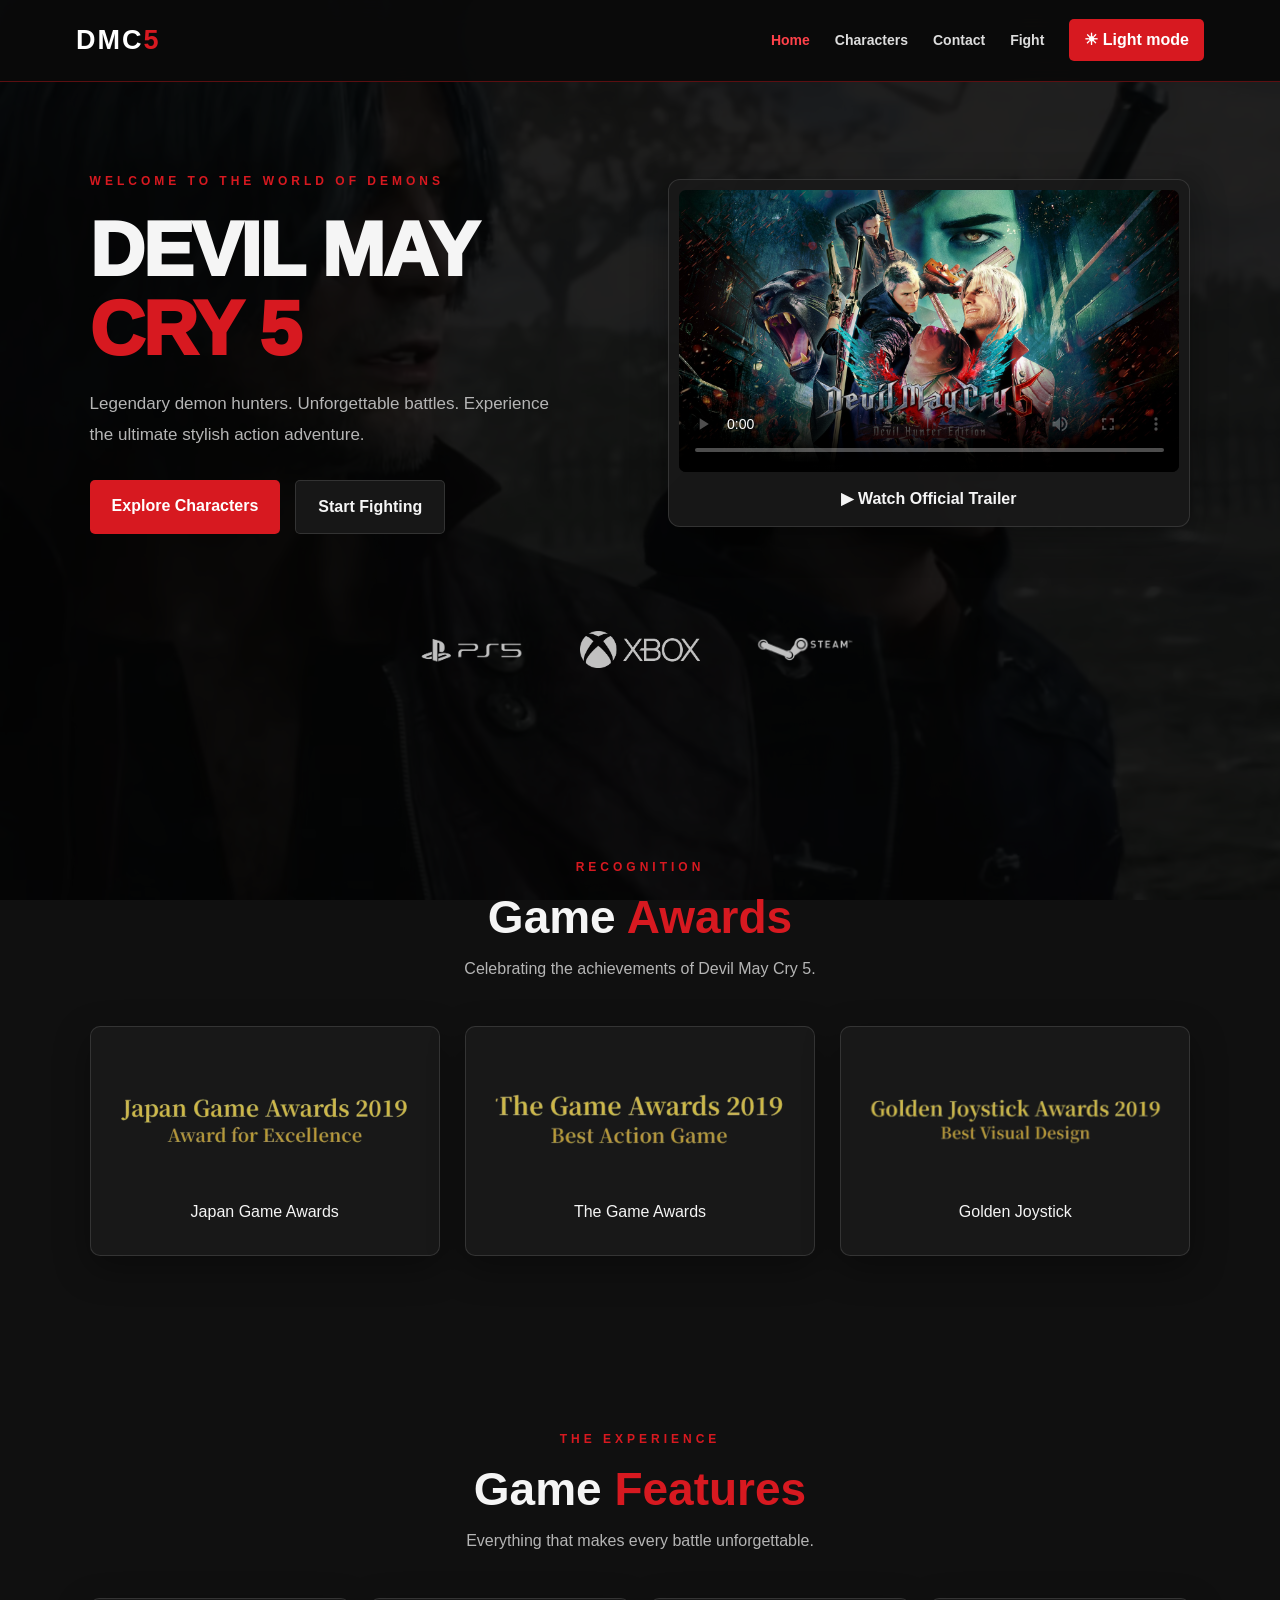
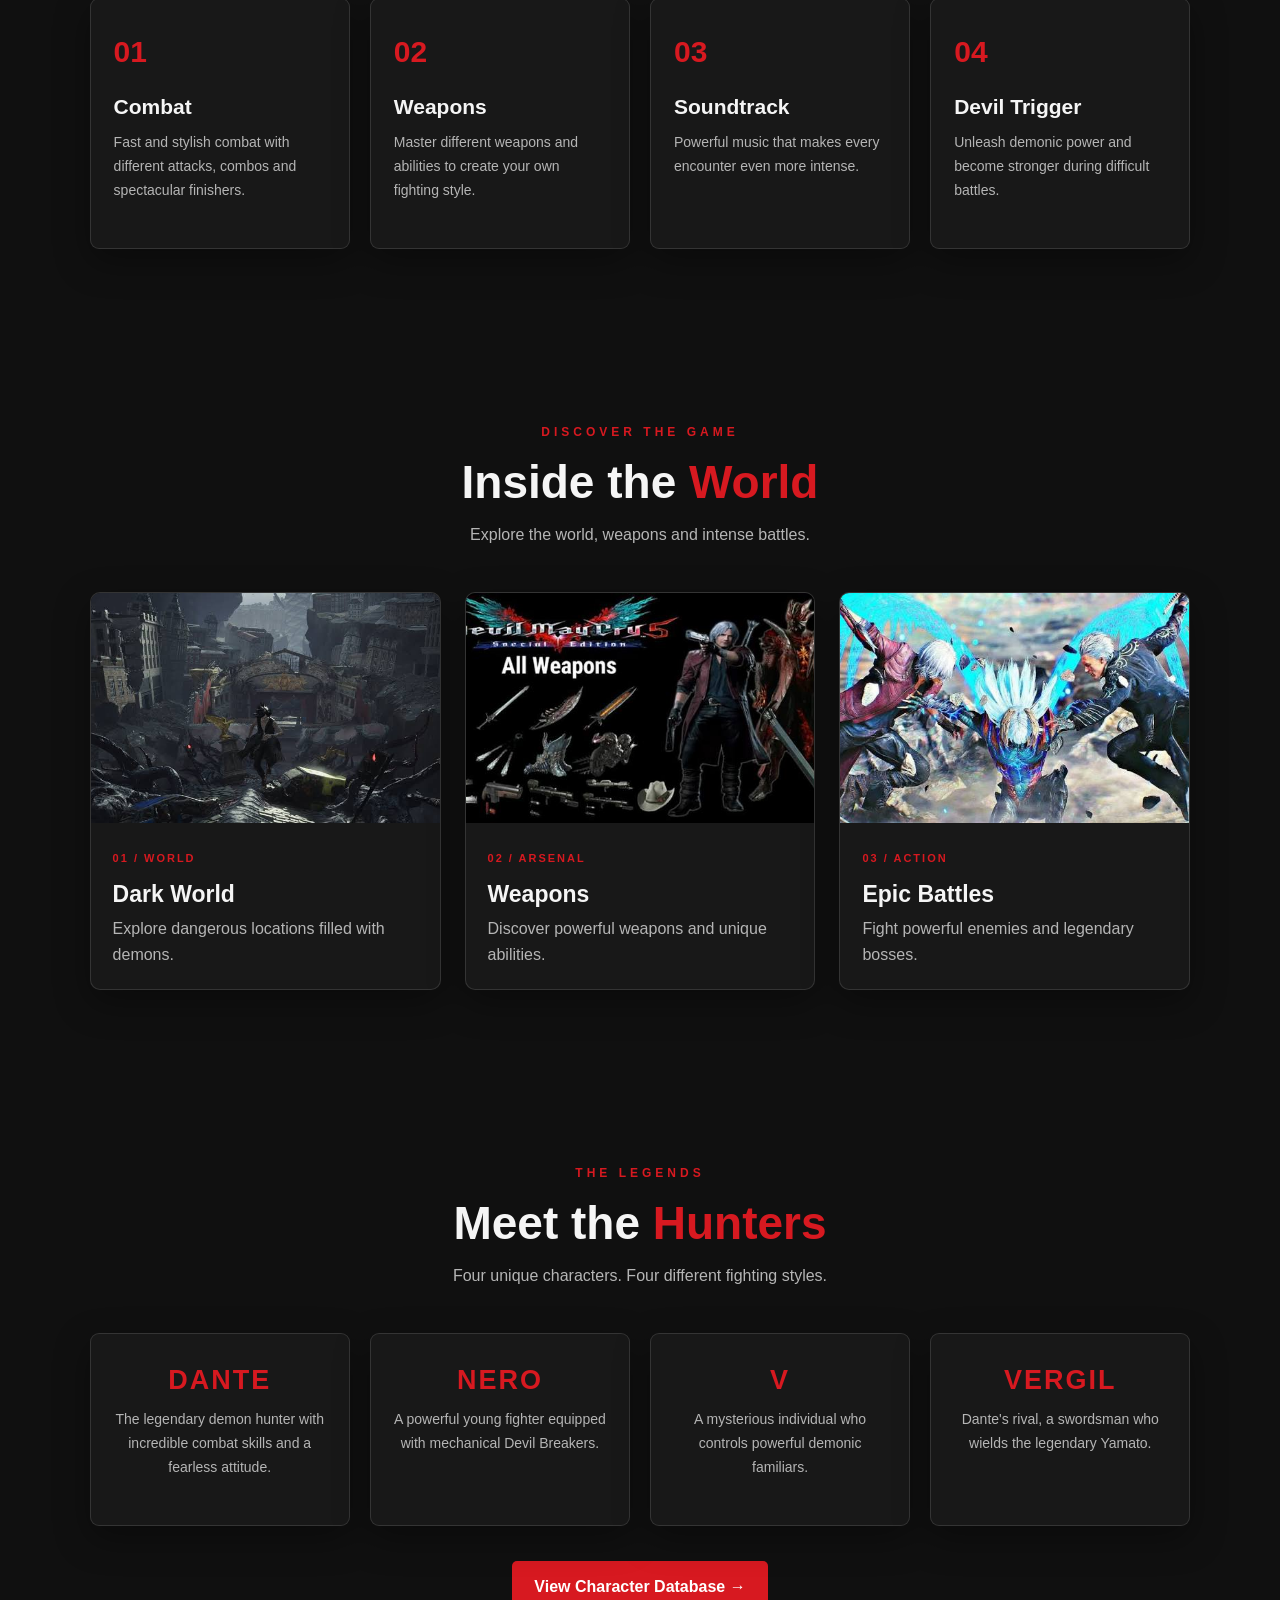
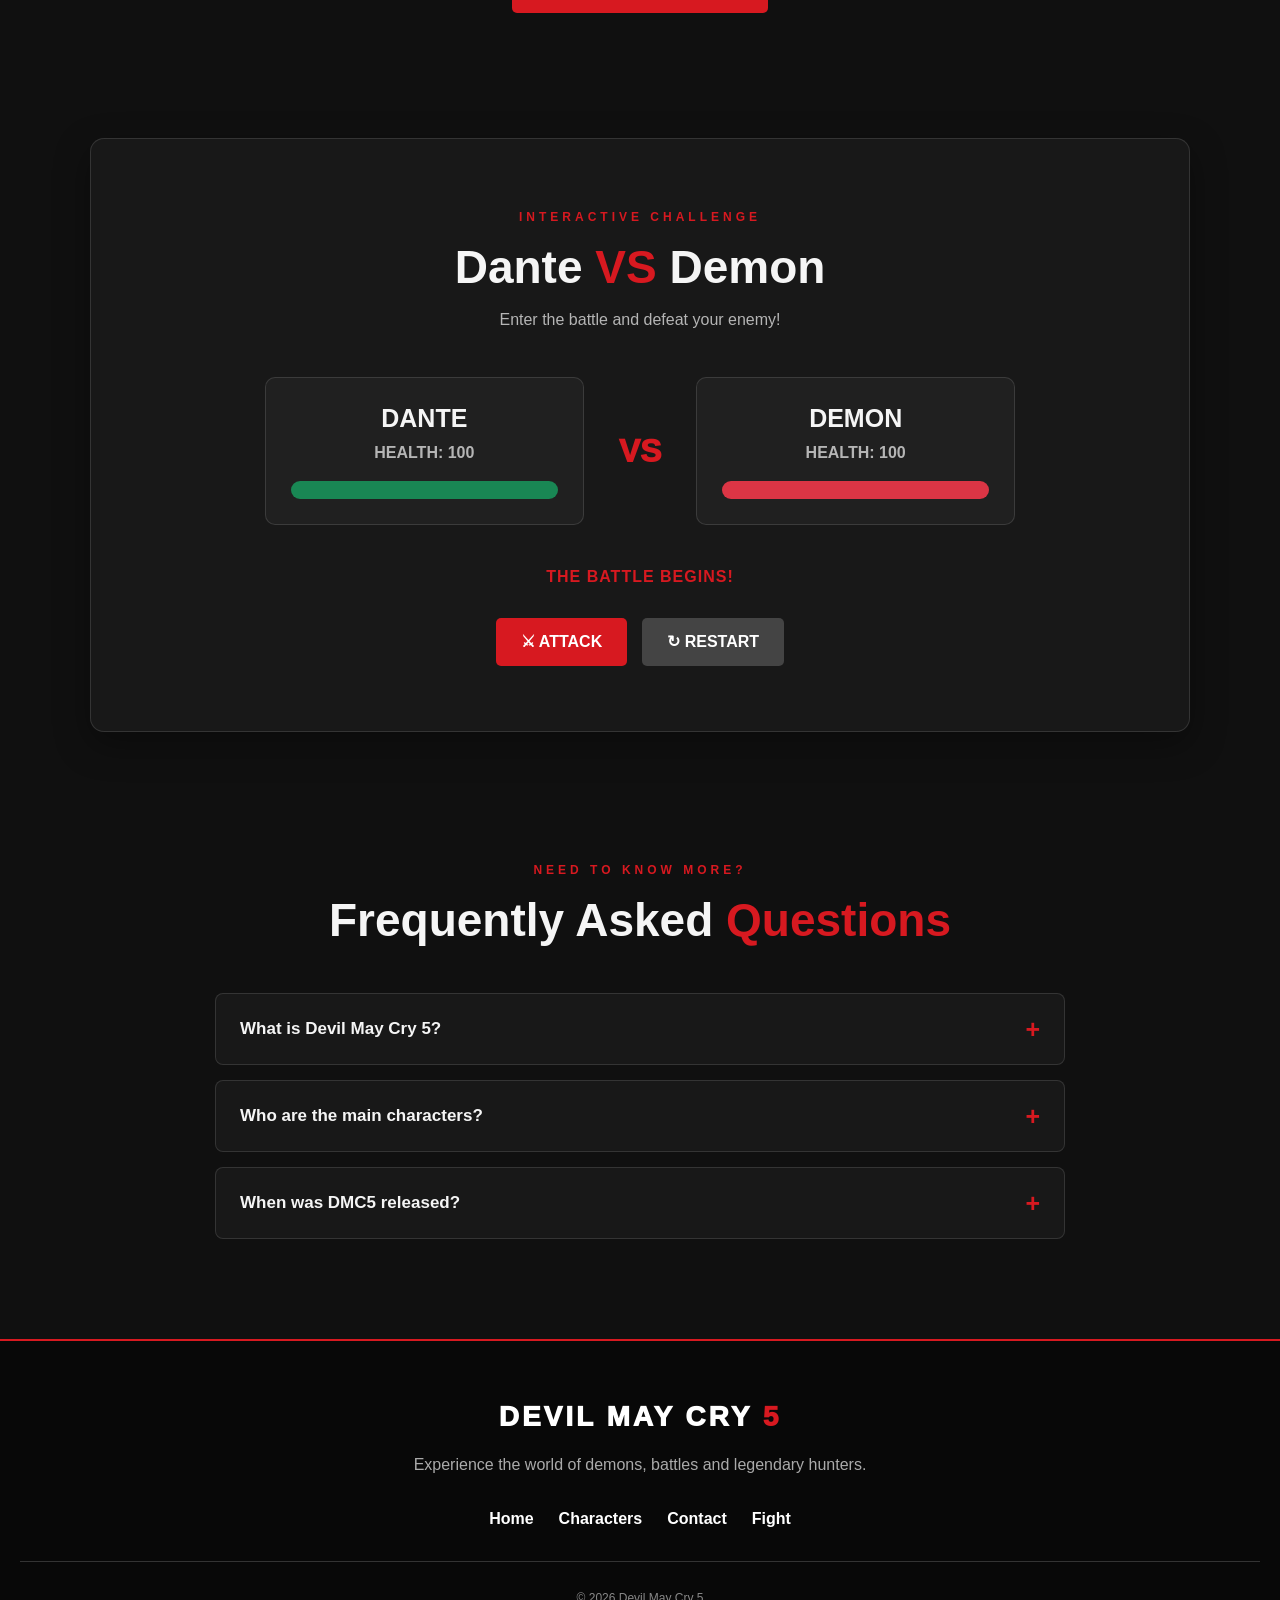
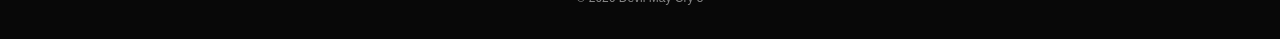
<file: index.html>
<!DOCTYPE html>
<html lang="en">

<head>
    <meta charset="UTF-8">
    <meta name="viewport" content="width=device-width, initial-scale=1.0">
    <meta name="description" content="Explore Devil May Cry 5, its characters, weapons and battles.">
    <meta name="theme-color" content="#111111">

    <title>DEVIL MAY CRY 5</title>

    <link href="https://cdn.jsdelivr.net/npm/bootstrap@5.3.3/dist/css/bootstrap.min.css" rel="stylesheet">
    <link rel="stylesheet" href="css/style.css">
</head>

<body>


    <video class="background-video" autoplay muted loop playsinline aria-hidden="true">
        <source src="media/videoplayback.mp4" type="video/mp4">
    </video>

    <div class="video-overlay" aria-hidden="true"></div>


    <header>
        <nav class="site-nav navbar navbar-expand-lg">
            <div class="container-fluid">

                <a class="navbar-brand" href="index.html">
                    DMC<span>5</span>
                </a>

                <div class="nav-links">
                    <a href="index.html" class="active" aria-current="page">Home</a>
                    <a href="about.html">Characters</a>
                    <a href="contact.html">Contact</a>
                    <a href="#battle">Fight</a>


                    <button type="button" id="themeToggleBtn" class="theme-toggle">
    ☀ Light mode
</button>
                </div>

            </div>
        </nav>
    </header>

    <main>



        <section class="hero-section">

            <div class="hero-content">

                <div class="hero-text">
                    <p class="hero-subtitle">WELCOME TO THE WORLD OF DEMONS</p>

                    <h1>
                        DEVIL MAY <span>CRY 5</span>
                    </h1>

                    <p class="hero-description">
                        Legendary demon hunters. Unforgettable battles. Experience the ultimate stylish action adventure.
                    </p>

                    <div class="hero-buttons">
                        <a href="about.html" class="primary-button">
                            Explore Characters
                        </a>

                        <a href="#battle" class="secondary-button">
                            Start Fighting
                        </a>
                    </div>
                </div>

                <figure class="home-trailer">
                    <video controls preload="metadata" poster="images/dmc5trailerpreview.jpg">
                        <source src="media/dmc5_trailer.mp4" type="video/mp4">
                        Your browser does not support video playback.
                    </video>

                    <figcaption class="trailer1">
                        <a href="https://youtu.be/KMSGj9Y2T9Q" target="_blank" rel="noopener noreferrer">
                            ▶ Watch Official Trailer
                        </a>
                    </figcaption>
                </figure>

            </div>

            <div class="platform-logos">
                <img src="images/ps5logo.png" alt="PlayStation 5">
                <img src="images/xboxlogo.png" alt="Xbox">
                <img src="images/gabelogo-removebg-preview.png" alt="Steam">
            </div>

        </section>



        <section class="awards-section section-container">

            <div class="section-heading">
                <span>RECOGNITION</span>
                <h2>Game <span>Awards</span></h2>
                <p>Celebrating the achievements of Devil May Cry 5.</p>
            </div>

            <div class="award-gallery">

                <article class="award-card">
                    <img src="images/JapanGameAwards.png" alt="Japan Game Awards 2019">
                    <h3>Japan Game Awards</h3>
                </article>

                <article class="award-card">
                    <img src="images/TheGameAwards.png" alt="The Game Awards 2019">
                    <h3>The Game Awards</h3>
                </article>

                <article class="award-card">
                    <img src="images/goldenjoystick.png" alt="Golden Joystick Award">
                    <h3>Golden Joystick</h3>
                </article>

            </div>

        </section>


        <section class="features section-container">

            <div class="section-heading">
                <span>THE EXPERIENCE</span>
                <h2>Game <span>Features</span></h2>
                <p>Everything that makes every battle unforgettable.</p>
            </div>

            <div class="features-grid">

                <article class="feature-card">
                    <div class="feature-number">01</div>
                    <h3>Combat</h3>
                    <p>
                        Fast and stylish combat with different attacks, combos and spectacular finishers.
                    </p>
                </article>

                <article class="feature-card">
                    <div class="feature-number">02</div>
                    <h3>Weapons</h3>
                    <p>
                        Master different weapons and abilities to create your own fighting style.
                    </p>
                </article>

                <article class="feature-card">
                    <div class="feature-number">03</div>
                    <h3>Soundtrack</h3>
                    <p>
                        Powerful music that makes every encounter even more intense.
                    </p>
                </article>

                <article class="feature-card">
                    <div class="feature-number">04</div>
                    <h3>Devil Trigger</h3>
                    <p>
                        Unleash demonic power and become stronger during difficult battles.
                    </p>
                </article>

            </div>

        </section>



        <section class="gallery-section section-container" id="gallery">

            <div class="section-heading">
                <span>DISCOVER THE GAME</span>
                <h2>Inside the <span>World</span></h2>
                <p>Explore the world, weapons and intense battles.</p>
            </div>

            <div class="container-fluid px-0">
                <div class="row g-4">

                    <div class="col-12 col-md-6 col-lg-4">
                        <article class="gallery-card">
                            <img src="images/world.jpg" alt="Dark world of Devil May Cry 5">

                            <div class="gallery-card-content">
                                <span>01 / WORLD</span>
                                <h3>Dark World</h3>
                                <p>
                                    Explore dangerous locations filled with demons.
                                </p>
                            </div>
                        </article>
                    </div>

                    <div class="col-12 col-md-6 col-lg-4">
                        <article class="gallery-card">
                            <img src="images/weap.jpg" alt="Weapons from Devil May Cry 5">

                            <div class="gallery-card-content">
                                <span>02 / ARSENAL</span>
                                <h3>Weapons</h3>
                                <p>
                                    Discover powerful weapons and unique abilities.
                                </p>
                            </div>
                        </article>
                    </div>

                    <div class="col-12 col-md-6 col-lg-4">
                        <article class="gallery-card">
                            <img src="images/battle.jpg" alt="Demon battles in Devil May Cry 5">

                            <div class="gallery-card-content">
                                <span>03 / ACTION</span>
                                <h3>Epic Battles</h3>
                                <p>
                                    Fight powerful enemies and legendary bosses.
                                </p>
                            </div>
                        </article>
                    </div>

                </div>
            </div>

        </section>



        <section class="character-section section-container">

            <div class="section-heading">
                <span>THE LEGENDS</span>
                <h2>Meet the <span>Hunters</span></h2>
                <p>Four unique characters. Four different fighting styles.</p>
            </div>

            <div class="character-grid">

                <article class="character-card">
                    <h3>DANTE</h3>
                    <p>
                        The legendary demon hunter with incredible combat skills and a fearless attitude.
                    </p>
                </article>

                <article class="character-card">
                    <h3>NERO</h3>
                    <p>
                        A powerful young fighter equipped with mechanical Devil Breakers.
                    </p>
                </article>

                <article class="character-card">
                    <h3>V</h3>
                    <p>
                        A mysterious individual who controls powerful demonic familiars.
                    </p>
                </article>

                <article class="character-card">
                    <h3>VERGIL</h3>
                    <p>
                        Dante's rival, a swordsman who wields the legendary Yamato.
                    </p>
                </article>

            </div>

            <a href="about.html" class="primary-button">
                View Character Database →
            </a>

        </section>



        <section class="battle-section section-container" id="battle">

            <div class="section-heading">
                <span>INTERACTIVE CHALLENGE</span>
                <h2>Dante <span>VS</span> Demon</h2>
                <p>Enter the battle and defeat your enemy!</p>
            </div>

            <div class="battle-container">

                <article class="fighter">
                    <h3>DANTE</h3>
                    <p>HEALTH: <span id="danteHP">100</span></p>

                    <div class="hp-bar" role="progressbar" aria-label="Dante health" aria-valuemin="0" aria-valuemax="100" aria-valuenow="100" id="danteProgress">

                        <div id="danteBar" class="hp-fill"></div>
                    </div>
                </article>

                <div class="vs">VS</div>

                <article class="fighter">
                    <h3>DEMON</h3>
                    <p>HEALTH: <span id="demonHP">100</span></p>

                    <div class="hp-bar" role="progressbar" aria-label="Demon health" aria-valuemin="0" aria-valuemax="100" aria-valuenow="100" id="demonProgress">

                        <div id="demonBar" class="hp-fill"></div>
                    </div>
                </article>

            </div>

            <p id="message" aria-live="polite">
                THE BATTLE BEGINS!
            </p>

            <div class="battle-buttons">
                <button id="attack" type="button">
                    ⚔ ATTACK
                </button>

                <button id="restart" type="button">
                    ↻ RESTART
                </button>
            </div>

        </section>



        <section class="faq-section section-container">

            <div class="section-heading">
                <span>NEED TO KNOW MORE?</span>
                <h2>Frequently Asked <span>Questions</span></h2>
            </div>

            <div class="faq-list">

                <article class="faq-item">
                    <h3 class="faq-question" tabindex="0" role="button" aria-expanded="false">
                        What is Devil May Cry 5?
                        <span>+</span>
                    </h3>

                    <p class="faq-answer">
                        Devil May Cry 5 is an action game developed by Capcom. Players fight demons using stylish combat, weapons and special abilities.
                    </p>
                </article>

                <article class="faq-item">
                    <h3 class="faq-question" tabindex="0" role="button" aria-expanded="false">
                        Who are the main characters?
                        <span>+</span>
                    </h3>

                    <p class="faq-answer">
                        The main playable characters are Dante, Nero and V. Vergil is also an important character in the story.
                    </p>
                </article>

                <article class="faq-item">
                    <h3 class="faq-question" tabindex="0" role="button" aria-expanded="false">
                        When was DMC5 released?
                        <span>+</span>
                    </h3>

                    <p class="faq-answer">
                        Devil May Cry 5 was released on March 8, 2019.
                    </p>
                </article>

            </div>

        </section>

    </main>



    <footer class="site-footer">

        <a href="index.html" class="footer-logo">
            DEVIL MAY CRY <span>5</span>
        </a>

        <p>
            Experience the world of demons, battles and legendary hunters.
        </p>

        <div class="footer-links">
            <a href="index.html">Home</a>
            <a href="about.html">Characters</a>
            <a href="contact.html">Contact</a>
            <a href="#battle">Fight</a>
        </div>

        <div class="footer-bottom">
            <p>© 2026 Devil May Cry 5 </p>


        </div>

    </footer>

    <script src="https://code.jquery.com/jquery-3.7.1.min.js"></script>
    <script src="js/game.js"></script>
    <script src="js/index.js"></script>
    <script src="js/theme.js" defer></script>

</body>

</html>
</file>
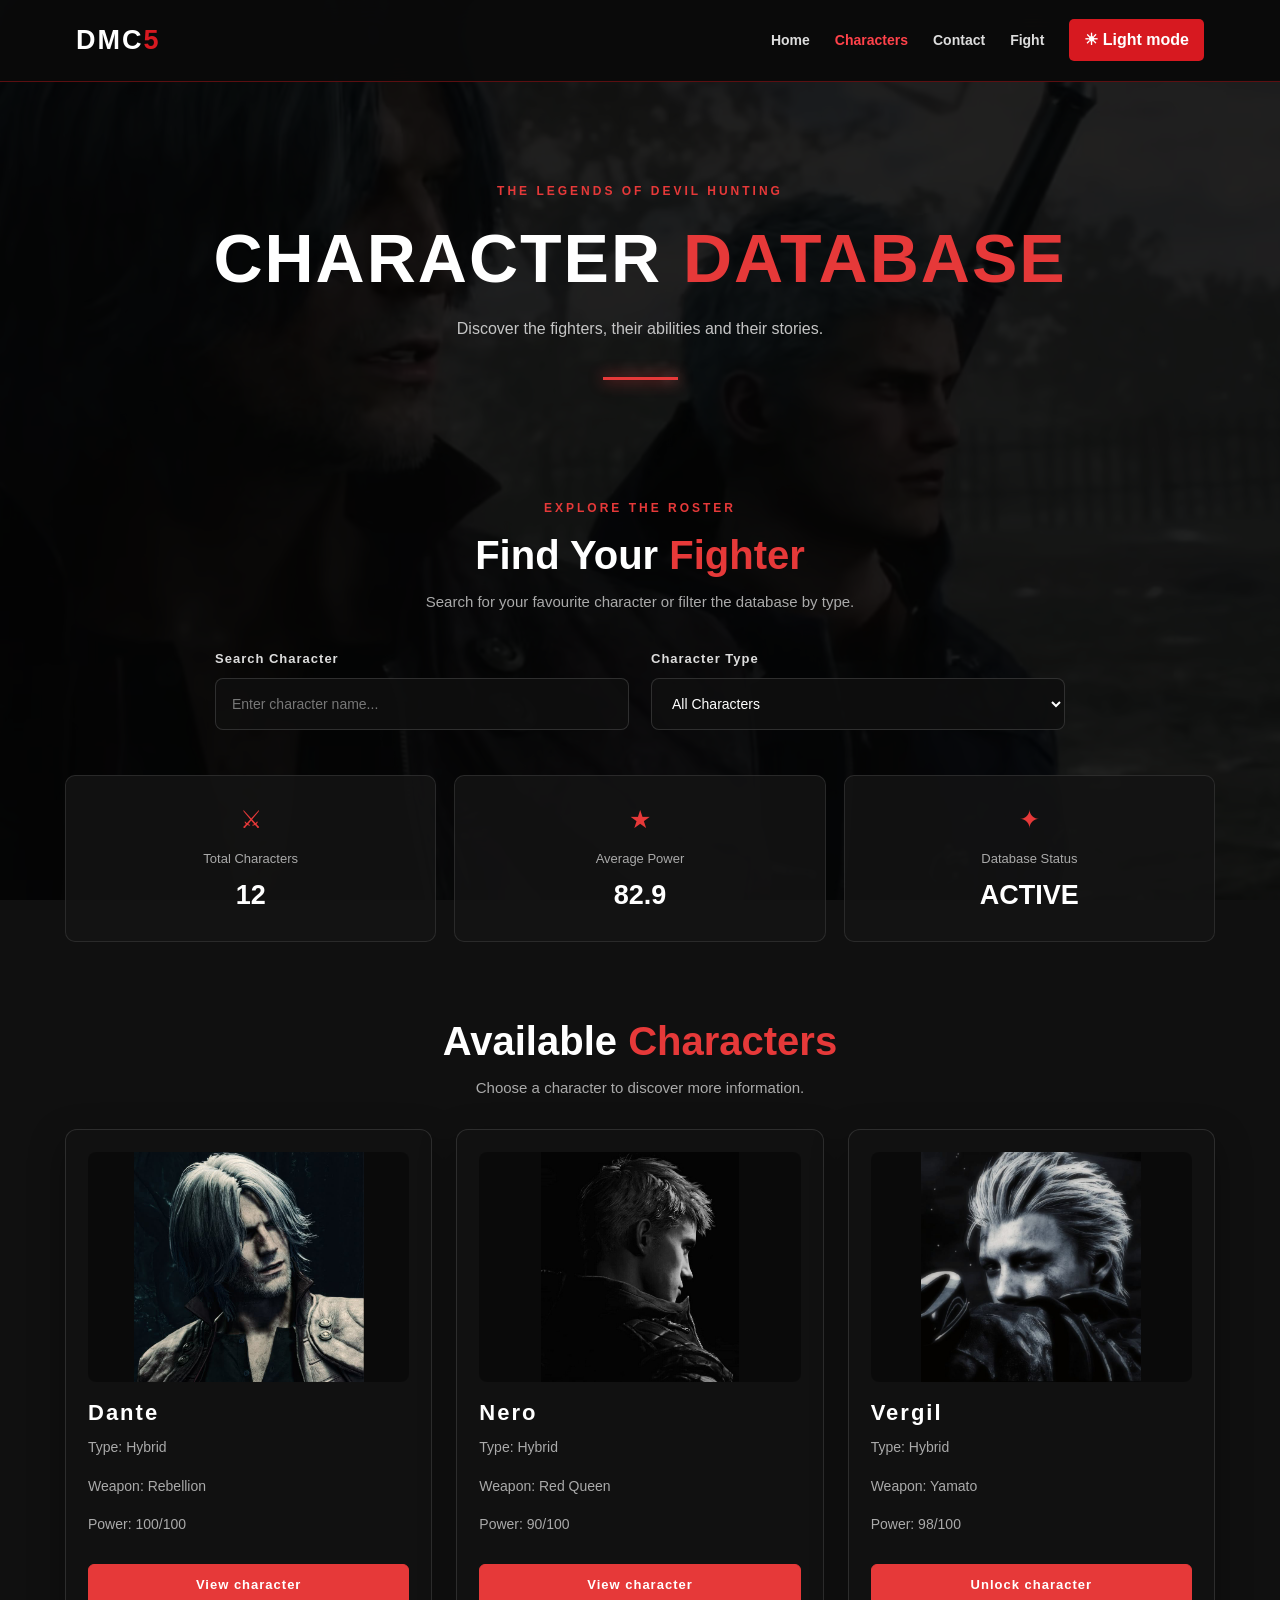
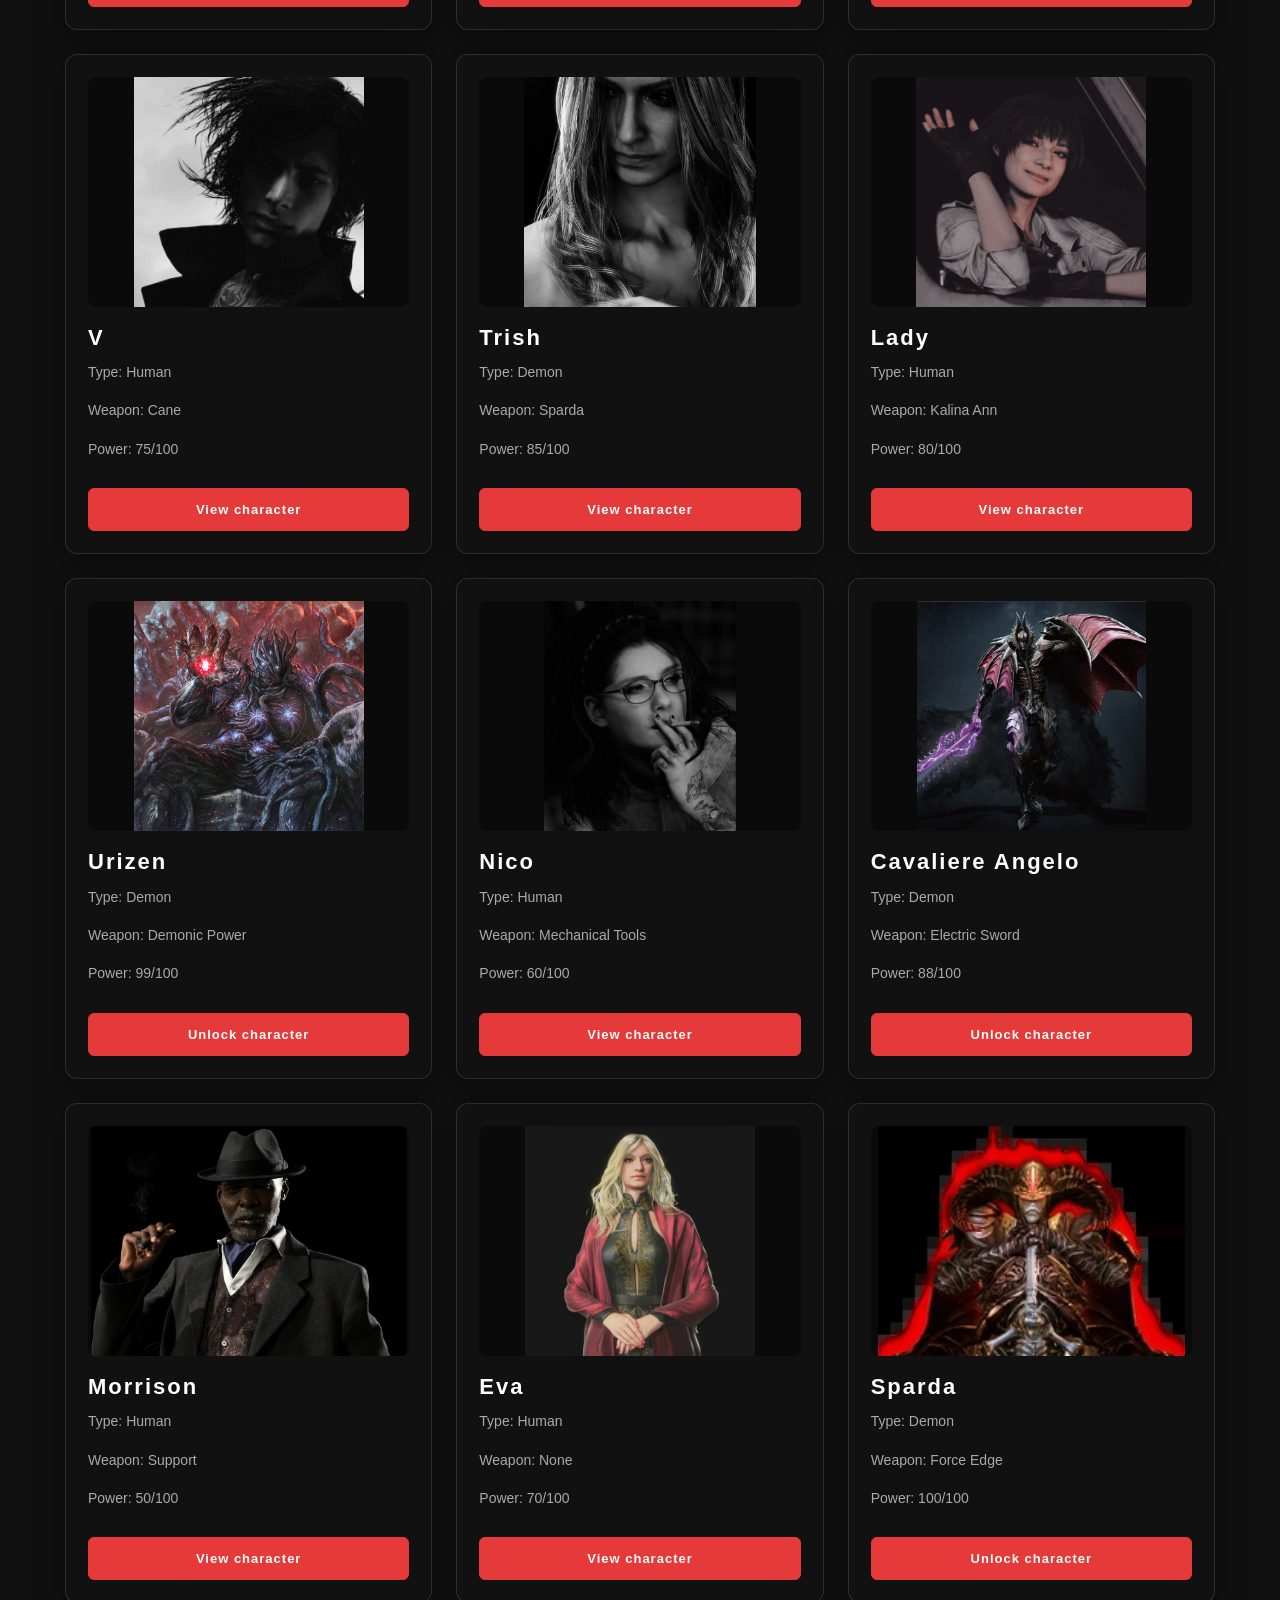
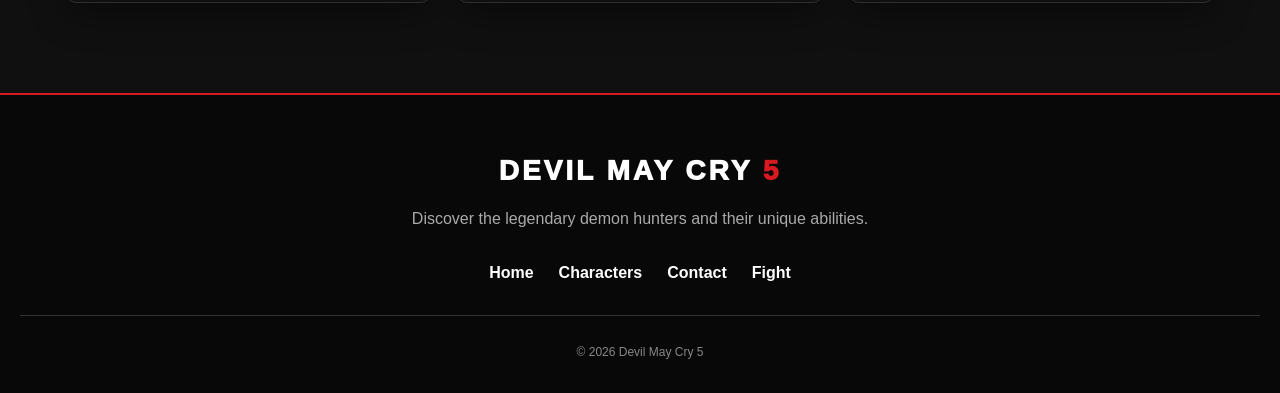
<file: about.html>
<!DOCTYPE html>
<html lang="en">

<head>
    <meta charset="UTF-8">
    <meta name="viewport" content="width=device-width, initial-scale=1.0">
    <meta name="description" content="Discover the legendary characters of Devil May Cry 5.">
    <meta name="theme-color" content="#111111">

    <title>DMC5 | Character Database</title>

    <link href="https://cdn.jsdelivr.net/npm/bootstrap@5.3.3/dist/css/bootstrap.min.css" rel="stylesheet">
    <link rel="stylesheet" href="css/style.css">
    <link rel="stylesheet" href="css/about.css">

</head>

<body>



    <video class="background-video" autoplay muted loop playsinline aria-hidden="true">
        <source src="media/videoplayback.mp4" type="video/mp4">
    </video>

    <div class="video-overlay" aria-hidden="true"></div>



    <header>
        <nav class="site-nav navbar navbar-expand-lg">
            <div class="container-fluid">

                <a class="navbar-brand" href="index.html">
                    DMC<span>5</span>
                </a>

                <div class="nav-links">
                    <a href="index.html">Home</a>
                    <a href="about.html" class="active" aria-current="page">
                        Characters
                    </a>
                    <a href="contact.html">Contact</a>
                    <a href="index.html#battle">Fight</a>


                    <button type="button" id="themeToggleBtn" class="theme-toggle">
    ☀ Light mode
</button>
                </div>

            </div>
        </nav>
    </header>

    <main>



        <section class="about-hero">

            <span class="about-subtitle">THE LEGENDS OF DEVIL HUNTING</span>

            <h1>CHARACTER <span>DATABASE</span></h1>

            <p>
                Discover the fighters, their abilities and their stories.
            </p>

            <div class="about-hero-line"></div>

        </section>



        <section class="database-section">

            <div class="database-heading">
                <span>EXPLORE THE ROSTER</span>
                <h2>Find Your <span>Fighter</span></h2>
                <p>
                    Search for your favourite character or filter the database by type.
                </p>
            </div>

            <div class="controls">

                <div class="control-group">
                    <label for="searchInput">Search Character</label>

                    <input type="text" id="searchInput" placeholder="Enter character name..." autocomplete="off">
                </div>

                <div class="control-group">
                    <label for="typeFilter">Character Type</label>

                    <select id="typeFilter">
                        <option value="all">All Characters</option>
                        <option value="Human">Human</option>
                        <option value="Demon">Demon</option>
                        <option value="Hybrid">Hybrid</option>
                    </select>
                </div>

            </div>



            <section class="statistics" aria-label="Character statistics">

                <article class="stat-card">
                    <span class="stat-icon">⚔</span>
                    <p>Total Characters</p>
                    <strong id="totalCount">0</strong>
                </article>

                <article class="stat-card">
                    <span class="stat-icon">★</span>
                    <p>Average Power</p>
                    <strong id="averagePower">0</strong>
                </article>

                <article class="stat-card">
                    <span class="stat-icon">✦</span>
                    <p>Database Status</p>
                    <strong>ACTIVE</strong>
                </article>

            </section>



            <section class="characters-section">

                <div class="characters-heading">
                    <h2>Available <span>Characters</span></h2>
                    <p>Choose a character to discover more information.</p>
                </div>

                <p id="noResults" hidden>
                    No characters found. Try another search.
                </p>

                <div id="characterList"></div>

            </section>

        </section>



        <div class="access-backdrop" id="accessBackdrop"></div>

        <section class="character-details" id="character-access-box" role="dialog" aria-modal="true" aria-labelledby="accessTitle">

            <div class="access-header">
                <span>CHARACTER INFORMATION</span>
                <button id="closeAccess" type="button" aria-label="Close character information">
                    ×
                </button>
            </div>

            <h2 id="accessTitle">Character Access</h2>

            <p id="actionMessage">
                Select a character to view access information.
            </p>

            <div id="actionArea"></div>

        </section>

    </main>



    <footer class="site-footer">

        <a href="index.html" class="footer-logo">
            DEVIL MAY CRY <span>5</span>
        </a>

        <p>
            Discover the legendary demon hunters and their unique abilities.
        </p>

        <div class="footer-links">
            <a href="index.html">Home</a>
            <a href="about.html">Characters</a>
            <a href="contact.html">Contact</a>
            <a href="index.html#battle">Fight</a>
        </div>

        <div class="footer-bottom">
            <p>© 2026 Devil May Cry 5</p>

        </div>

    </footer>

    <script src="https://code.jquery.com/jquery-3.7.1.min.js"></script>
    <script src="js/about.js"></script>
    <script src="js/theme.js" defer></script>

</body>

</html>
</file>
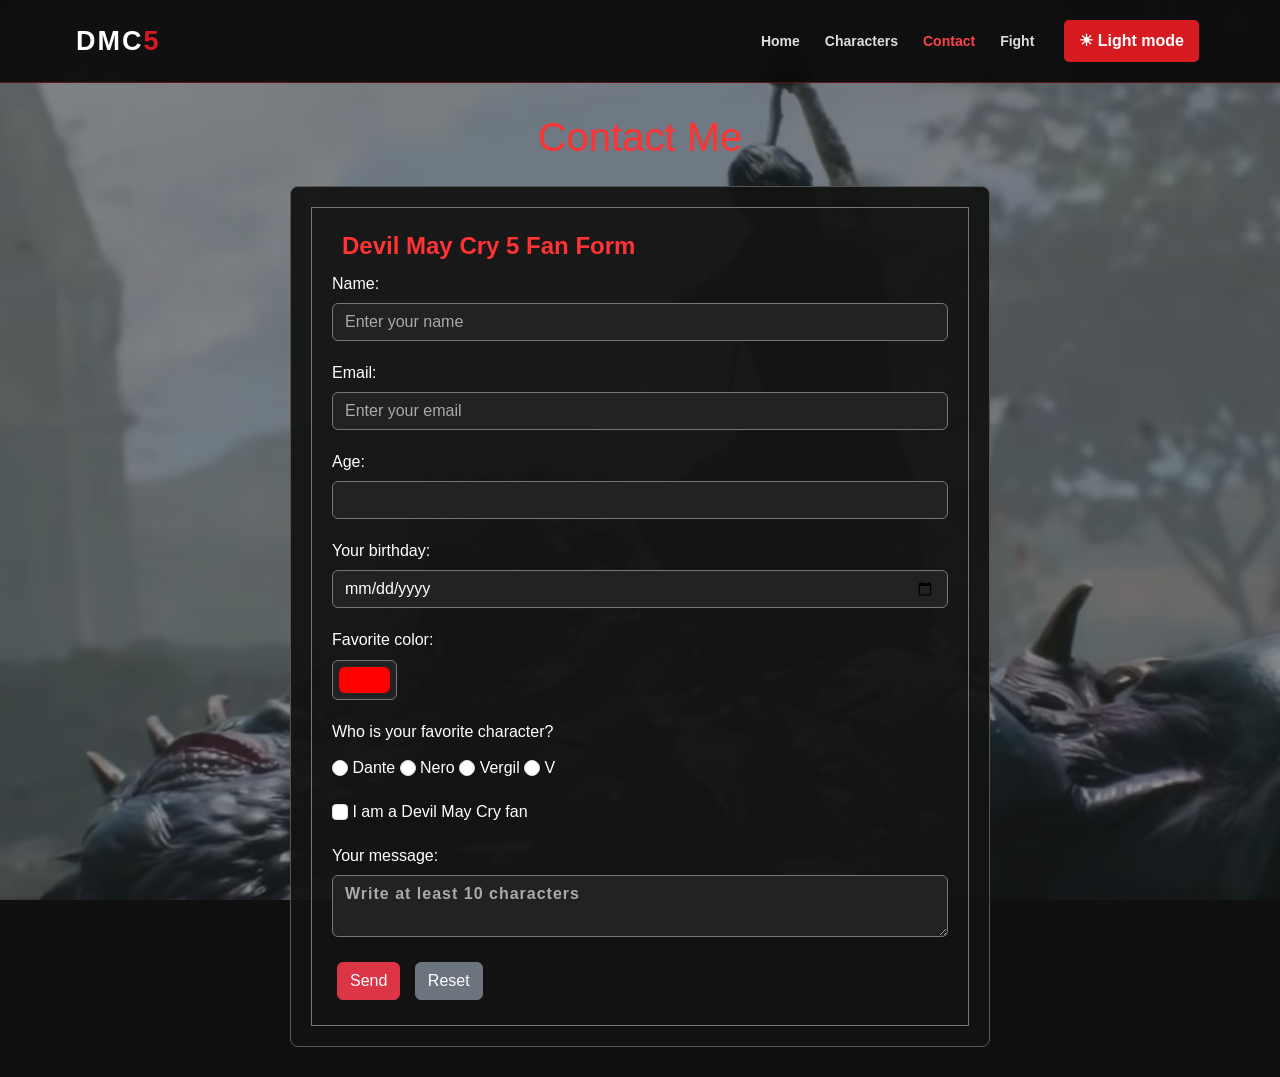
<file: contact.html>
<!DOCTYPE html>
<html lang="en">

<head>
    <meta charset="UTF-8">
    <meta name="viewport" content="width=device-width, initial-scale=1.0">
    <title>DMC5 - Fan Form</title>

    <link href="https://cdn.jsdelivr.net/npm/bootstrap@5.3.3/dist/css/bootstrap.min.css" rel="stylesheet">
    <link rel="stylesheet" href="css/style.css">
    <link rel="stylesheet" href="css/form.css">
</head>

<body>

    <video class="background-video" autoplay muted loop playsinline>
        <source src="media/videoplayback.mp4" type="video/mp4">
    </video>

    <header>
        <nav class="site-nav navbar navbar-expand-lg">
            <div class="container-fluid">

                <a class="navbar-brand" href="index.html">
                    DMC<span>5</span>
                </a>

                <div class="nav-links">
                    <a href="index.html">Home</a>
                    <a href="about.html">Characters</a>
                    <a href="contact.html" class="active" aria-current="page">Contact</a>
                    <a href="index.html#battle">Fight</a>

                    <button type="button" id="themeToggleBtn" class="theme-toggle">
                        ☀ Light mode
                    </button>
                </div>

            </div>
        </nav>
    </header>

    <main>
        <h1>Contact Me</h1>

        <form id="fanForm" action="#" method="post">
            <fieldset>
                <legend>Devil May Cry 5 Fan Form</legend>

                <div class="form-group">
                    <label for="name">Name:</label>
                    <input class="form-control" type="text" id="name" name="name" placeholder="Enter your name" required>
                    <small class="error" id="nameError"></small>
                </div>

                <div class="form-group">
                    <label for="email">Email:</label>
                    <input class="form-control" type="email" id="email" name="email" placeholder="Enter your email" required>
                    <small class="error" id="emailError"></small>
                </div>

                <div class="form-group">
                    <label for="age">Age:</label>
                    <input class="form-control" type="number" id="age" name="age" min="13" max="100" required>
                    <small class="error" id="ageError"></small>
                </div>

                <div class="form-group">
                    <label for="date">Your birthday:</label>
                    <input class="form-control" type="date" id="date" name="date" required>
                    <small class="error" id="dateError"></small>
                </div>

                <div class="form-group">
                    <label for="color">Favorite color:</label>
                    <input class="form-control form-control-color" type="color" id="color" name="color" value="#ff0000">
                </div>

                <div class="form-group">
                    <p>Who is your favorite character?</p>

                    <input class="form-check-input" type="radio" id="dante" name="character" value="Dante" required>
                    <label for="dante">Dante</label>

                    <input class="form-check-input" type="radio" id="nero" name="character" value="Nero">
                    <label for="nero">Nero</label>

                    <input class="form-check-input" type="radio" id="vergil" name="character" value="Vergil">
                    <label for="vergil">Vergil</label>

                    <input class="form-check-input" type="radio" id="v" name="character" value="V">
                    <label for="v">V</label>

                    <small class="error" id="characterError"></small>
                </div>

                <div class="form-group">
                    <input class="form-check-input" type="checkbox" id="fan" name="fan">
                    <label for="fan">I am a Devil May Cry fan</label>
                </div>

                <div class="form-group">
                    <label for="message">Your message:</label>
                    <textarea class="form-control" id="message" name="message" maxlength="300" placeholder="Write at least 10 characters" required></textarea>
                    <small class="error" id="messageError"></small>
                </div>

                <p id="errorSummary" role="alert" tabindex="-1"></p>

                <button class="btn btn-danger" type="submit">Send</button>
                <button class="btn btn-secondary" type="reset">Reset</button>
            </fieldset>
        </form>

        <section id="successMessage" hidden>
            <h2>Profile Created Successfully!</h2>
            <div id="finalProfile"></div>
        </section>
    </main>

    <script src="js/contact.js" defer></script>
    <script src="js/theme.js" defer></script>

</body>

</html>
</file>
<file: css/style.css>
:root {
    --bg: #101010;
    --surface: rgba(25, 25, 25, 0.92);
    --surface-light: #202020;
    --text: #f5f5f5;
    --muted: #b5b5b5;
    --accent: #d71920;
    --accent-hover: #ff343c;
    --border: rgba(255, 255, 255, 0.12);
    --shadow: 0 12px 35px rgba(0, 0, 0, 0.35);
}

body {
    background: var(--bg);
    color: var(--text);
    font-family: Arial, sans-serif;
    overflow-x: hidden;
    transition: background 0.3s, color 0.3s;
}

body.light-mode,
body.light-theme {
    --bg: #eeeeee;
    --surface: rgba(255, 255, 255, 0.95);
    --surface-light: #ffffff;
    --text: #171717;
    --muted: #555555;
    --accent: #bd101a;
    --accent-hover: #e0202a;
    --border: rgba(0, 0, 0, 0.12);
    --shadow: 0 12px 30px rgba(0, 0, 0, 0.12);
}

body::before {
    content: "";
    position: fixed;
    inset: 0;
    background: rgba(0, 0, 0, 0.45);
    pointer-events: none;
    z-index: -1;
}

.background-video {
    position: fixed;
    inset: 0;
    width: 100%;
    height: 100%;
    object-fit: cover;
    z-index: -2;
}

.video-overlay {
    position: fixed;
    inset: 0;
    background: rgba(0, 0, 0, 0.76);
    z-index: -1;
    pointer-events: none;
}

body.light-mode .video-overlay,
body.light-theme .video-overlay {
    background: rgba(235, 235, 235, 0.83);
}

.site-nav {
    position: sticky;
    top: 0;
    z-index: 1000;
    width: 100%;
    padding: 15px 5%;
    background: rgba(10, 10, 10, 0.94);
    border-bottom: 1px solid rgba(215, 25, 32, 0.4);
    backdrop-filter: blur(15px);
}

.navbar-brand {
    color: white !important;
    font-size: 27px;
    font-weight: 900;
    letter-spacing: 2px;
}

.navbar-brand span,
.footer-logo span {
    color: var(--accent);
}

.nav-links {
    display: flex;
    align-items: center;
    flex-wrap: wrap;
    gap: 25px;
}

.nav-links a {
    color: #dddddd;
    text-decoration: none;
    font-size: 14px;
    font-weight: 700;
    transition: color 0.25s;
}

.nav-links a:hover,
.nav-links a.active {
    color: #ff424a;
}

.nav-links a:focus-visible,
.theme-toggle:focus-visible,
a:focus-visible,
button:focus-visible,
.faq-question:focus-visible {
    outline: 3px solid #ff424a;
    outline-offset: 4px;
}

.theme-toggle {
    background: var(--accent);
    border: none;
    color: white;
    padding: 9px 15px;
    border-radius: 5px;
    font-weight: bold;
    cursor: pointer;
    transition: 0.25s;
}

.theme-toggle:hover {
    background: var(--accent-hover);
    transform: translateY(-2px);
}

.hero-section {
    min-height: 650px;
    padding: 90px 7% 60px;
    display: flex;
    flex-direction: column;
    justify-content: center;
}

.hero-content {
    display: grid;
    grid-template-columns: 1fr 1fr;
    align-items: center;
    gap: 55px;
    max-width: 1400px;
    width: 100%;
    margin: auto;
}

.hero-subtitle,
.section-heading>span {
    color: var(--accent);
    font-size: 12px;
    font-weight: 900;
    letter-spacing: 4px;
}

.hero-text h1 {
    font-size: clamp(42px, 6vw, 76px);
    font-weight: 1000;
    line-height: 1.05;
    margin: 20px 0;
    letter-spacing: -2px;
}

.hero-text h1 span {
    color: var(--accent);
}

.hero-description {
    max-width: 480px;
    color: var(--muted);
    line-height: 1.8;
    font-size: 17px;
}

.hero-buttons {
    display: flex;
    flex-wrap: wrap;
    gap: 15px;
    margin-top: 30px;
}

.primary-button,
.secondary-button {
    display: inline-block;
    padding: 14px 22px;
    border-radius: 5px;
    text-decoration: none;
    font-weight: 800;
    transition: 0.3s;
}

.primary-button {
    background: var(--accent);
    color: white;
}

.primary-button:hover {
    background: var(--accent-hover);
    color: white;
    transform: translateY(-3px);
}

.secondary-button {
    border: 1px solid var(--border);
    color: var(--text);
    background: var(--surface);
}

.secondary-button:hover {
    border-color: var(--accent);
    color: var(--accent);
}

.home-trailer {
    margin: 0;
    padding: 10px;
    background: var(--surface);
    border: 1px solid var(--border);
    border-radius: 12px;
    box-shadow: var(--shadow);
}

.home-trailer video {
    display: block;
    width: 100%;
    aspect-ratio: 16 / 9;
    object-fit: cover;
    border-radius: 7px;
}

.trailer1 {
    padding: 15px 5px 5px;
    text-align: center;
}

.trailer1 a {
    color: var(--text);
    text-decoration: none;
    font-weight: bold;
}

.trailer1 a:hover {
    color: var(--accent);
}

.platform-logos {
    display: flex;
    justify-content: center;
    align-items: center;
    flex-wrap: wrap;
    gap: 45px;
    margin-top: 55px;
}

.platform-logos img {
    max-width: 120px;
    max-height: 250px;
    object-fit: contain;
    filter: grayscale(1);
    opacity: 0.75;
    transition: 0.3s;
}

.platform-logos img:hover {
    filter: grayscale(0);
    opacity: 1;
    transform: scale(1.1);
}

.section-container {
    padding: 85px 7%;
    max-width: 1500px;
    margin: auto;
}

.section-heading {
    text-align: center;
    margin-bottom: 45px;
}

.section-heading h2 {
    font-size: clamp(30px, 4vw, 46px);
    font-weight: 900;
    margin: 12px 0;
}

.section-heading h2 span {
    color: var(--accent);
}

.section-heading p {
    color: var(--muted);
}

.award-gallery {
    display: grid;
    grid-template-columns: repeat(3, 1fr);
    gap: 25px;
}

.award-card {
    background: var(--surface);
    border: 1px solid var(--border);
    padding: 25px;
    border-radius: 10px;
    text-align: center;
    box-shadow: var(--shadow);
    transition: 0.3s;
}

.award-card:hover {
    transform: translateY(-8px);
    border-color: var(--accent);
}

.award-card img {
    width: 100%;
    height: 130px;
    object-fit: contain;
}

.award-card h3 {
    color: var(--text);
    font-size: 16px;
    margin-top: 20px;
}

.features-grid,
.character-grid {
    display: grid;
    grid-template-columns: repeat(4, 1fr);
    gap: 20px;
}

.feature-card,
.character-card {
    position: relative;
    padding: 30px 23px;
    background: var(--surface);
    border: 1px solid var(--border);
    border-radius: 9px;
    transition: transform 0.3s, border-color 0.3s;
    box-shadow: var(--shadow);
}

.feature-card:hover,
.character-card:hover {
    transform: translateY(-7px);
    border-color: var(--accent);
}

.feature-number {
    color: var(--accent);
    font-size: 30px;
    font-weight: 900;
    margin-bottom: 20px;
}

.feature-card h3,
.character-card h3 {
    font-size: 21px;
    font-weight: 900;
    margin-bottom: 12px;
}

.feature-card p,
.character-card p {
    color: var(--muted);
    line-height: 1.7;
    font-size: 14px;
}

.gallery-card {
    height: 100%;
    overflow: hidden;
    border-radius: 10px;
    background: var(--surface);
    border: 1px solid var(--border);
    box-shadow: var(--shadow);
    transition: 0.3s;
}

.gallery-card:hover {
    transform: translateY(-7px);
    border-color: var(--accent);
}

.gallery-card>img {
    width: 100%;
    height: 230px;
    object-fit: cover;
    transition: transform 0.5s;
}

.gallery-card:hover>img {
    transform: scale(1.06);
}

.gallery-card-content {
    padding: 22px;
}

.gallery-card-content span {
    color: var(--accent);
    font-size: 11px;
    font-weight: bold;
    letter-spacing: 2px;
}

.gallery-card-content h3 {
    margin-top: 12px;
    font-size: 23px;
    font-weight: 900;
}

.gallery-card-content p {
    color: var(--muted);
    margin-bottom: 0;
    line-height: 1.6;
}

.character-section {
    text-align: center;
}

.character-card h3 {
    color: var(--accent);
    font-size: 27px;
    letter-spacing: 2px;
}

.character-section>.primary-button {
    margin-top: 35px;
}

.battle-section {
    max-width: 1100px;
    margin: 40px auto;
    padding: 65px 30px;
    border: 1px solid var(--border);
    border-radius: 14px;
    background: var(--surface);
    box-shadow: var(--shadow);
    text-align: center;
}

.battle-container {
    display: grid;
    grid-template-columns: 1fr auto 1fr;
    align-items: center;
    gap: 35px;
    max-width: 750px;
    margin: 40px auto;
}

.fighter {
    padding: 25px;
    background: var(--surface-light);
    border-radius: 10px;
    border: 1px solid var(--border);
}

.fighter h3 {
    font-size: 25px;
    font-weight: 900;
}

.fighter p {
    color: var(--muted);
    font-weight: bold;
}

.hp-bar {
    width: 100%;
    height: 18px;
    overflow: hidden;
    background: #444;
    border-radius: 20px;
}

.hp-fill {
    width: 100%;
    height: 100%;
    transition: width 0.3s;
}

#danteBar {
    background: #198754;
}

#demonBar {
    background: #dc3545;
}

.vs {
    color: var(--accent);
    font-size: 32px;
    font-weight: 1000;
}

#message {
    min-height: 28px;
    color: var(--accent);
    font-weight: 900;
    letter-spacing: 1px;
}

.battle-buttons {
    display: flex;
    justify-content: center;
    gap: 15px;
    margin-top: 25px;
}

.battle-buttons button {
    padding: 12px 25px;
    border: none;
    border-radius: 5px;
    color: white;
    background: var(--accent);
    font-weight: 900;
    cursor: pointer;
    transition: 0.25s;
}

.battle-buttons button:hover {
    background: var(--accent-hover);
    transform: translateY(-3px);
}

#restart {
    background: #444;
}

#restart:hover {
    background: #666;
}

.faq-list {
    max-width: 850px;
    margin: auto;
}

.faq-item {
    margin-bottom: 15px;
    padding: 20px 24px;
    background: var(--surface);
    border: 1px solid var(--border);
    border-radius: 8px;
    transition: border-color 0.3s;
}

.faq-item:hover {
    border-color: var(--accent);
}

.faq-question {
    display: flex;
    justify-content: space-between;
    align-items: center;
    gap: 15px;
    margin: 0;
    color: var(--text);
    font-size: 17px;
    font-weight: bold;
    cursor: pointer;
}

.faq-question span {
    color: var(--accent);
    font-size: 25px;
}

.faq-answer {
    display: none;
    color: var(--muted);
    line-height: 1.7;
    margin: 18px 0 0;
}

.site-footer {
    padding: 55px 20px 25px;
    background: #080808;
    border-top: 2px solid var(--accent);
    text-align: center;
}

.footer-logo {
    color: white;
    text-decoration: none;
    font-size: 28px;
    font-weight: 1000;
    letter-spacing: 3px;
}

.site-footer>p {
    color: #aaa;
    margin-top: 15px;
}

.footer-links {
    display: flex;
    justify-content: center;
    flex-wrap: wrap;
    gap: 25px;
    margin: 30px 0;
}

.footer-links a {
    color: white;
    text-decoration: none;
    font-weight: bold;
}

.footer-links a:hover {
    color: #ff343c;
}

.footer-bottom {
    padding-top: 20px;
    border-top: 1px solid #333;
    color: #888;
    font-size: 12px;
}

.footer-bottom p {
    margin: 7px 0;
}

@media (max-width: 992px) {
    .hero-content {
        grid-template-columns: 1fr;
        gap: 35px;
    }
    .hero-text {
        text-align: center;
    }
    .hero-description {
        margin: auto;
    }
    .hero-buttons {
        justify-content: center;
    }
    .features-grid,
    .character-grid {
        grid-template-columns: repeat(2, 1fr);
    }
    .nav-links {
        gap: 15px;
    }
}

@media (max-width: 768px) {
    .site-nav {
        padding: 15px;
    }
    .site-nav .container-fluid {
        flex-direction: column;
        gap: 15px;
    }
    .nav-links {
        justify-content: center;
        gap: 13px;
    }
    .nav-links a {
        font-size: 12px;
    }
    .hero-section {
        padding: 55px 5% 35px;
    }
    .platform-logos {
        margin-top: 35px;
        gap: 25px;
    }
    .award-gallery {
        grid-template-columns: 1fr;
    }
    .award-card img {
        height: 110px;
    }
    .battle-container {
        gap: 10px;
    }
    .fighter {
        padding: 15px 8px;
    }
    .fighter h3 {
        font-size: 18px;
    }
    .vs {
        font-size: 22px;
    }
    .section-container {
        padding: 60px 5%;
    }
}

@media (max-width: 480px) {
    .nav-links {
        gap: 12px;
    }
    .nav-links a {
        font-size: 11px;
    }
    .theme-toggle {
        padding: 7px 10px;
        font-size: 11px;
    }
    .hero-text h1 {
        font-size: 40px;
    }
    .features-grid,
    .character-grid {
        grid-template-columns: 1fr;
    }
    .hero-buttons {
        flex-direction: column;
    }
    .hero-buttons a {
        text-align: center;
    }
    .battle-container {
        grid-template-columns: 1fr;
    }
    .vs {
        padding: 5px;
    }
    .battle-section {
        padding: 45px 15px;
        margin: 25px 12px;
    }
    .battle-buttons button {
        padding: 11px 16px;
    }
    .faq-question {
        font-size: 14px;
    }
}

@media (prefers-reduced-motion: reduce) {
    *,
    *::before,
    *::after {
        scroll-behavior: auto !important;
        transition-duration: 0.01ms !important;
        animation-duration: 0.01ms !important;
    }
}
</file>
<file: css/about.css>
.about-hero {
    min-height: 330px;
    padding: 100px 20px 70px;
    display: flex;
    flex-direction: column;
    align-items: center;
    justify-content: center;
    text-align: center;
}

.about-subtitle,
.database-heading>span,
.access-header>span {
    color: #e63939;
    font-size: 12px;
    font-weight: 800;
    letter-spacing: 3px;
}

.about-hero h1 {
    margin: 18px 0;
    color: #fff;
    font-size: clamp(38px, 6vw, 68px);
    font-weight: 900;
    letter-spacing: 2px;
}

.about-hero h1 span,
.database-heading h2 span,
.characters-heading h2 span {
    color: #e63939;
}

.about-hero p {
    color: #c5c5c5;
    font-size: 16px;
}

.about-hero-line {
    width: 75px;
    height: 3px;
    margin-top: 20px;
    background: #e63939;
    box-shadow: 0 0 15px #e63939;
}

.database-section {
    width: min(1150px, 92%);
    margin: 0 auto;
    padding: 45px 0 90px;
}

.database-heading {
    margin-bottom: 35px;
    text-align: center;
}

.database-heading h2,
.characters-heading h2 {
    margin: 12px 0;
    color: #fff;
    font-size: clamp(27px, 4vw, 40px);
    font-weight: 800;
}

.database-heading p,
.characters-heading p {
    color: #aaa;
    font-size: 15px;
}

.controls {
    display: grid;
    grid-template-columns: 1fr 1fr;
    gap: 22px;
    max-width: 850px;
    margin: 0 auto 35px;
}

.control-group {
    display: flex;
    flex-direction: column;
    gap: 10px;
}

.control-group label {
    color: #ddd;
    font-size: 13px;
    font-weight: 700;
    letter-spacing: 1px;
}

.control-group input,
.control-group select {
    width: 100%;
    min-height: 52px;
    padding: 0 16px;
    border: 1px solid rgba(255, 255, 255, 0.14);
    border-radius: 8px;
    outline: none;
    background: rgba(15, 15, 15, 0.9);
    color: #fff;
    font-size: 14px;
    transition: border-color 0.25s, box-shadow 0.25s;
}

.control-group input::placeholder {
    color: #777;
}

.control-group select option {
    background: #171717;
    color: #fff;
}

.control-group input:focus,
.control-group select:focus {
    border-color: #e63939;
    box-shadow: 0 0 0 3px rgba(230, 57, 57, 0.15);
}

.statistics {
    display: grid;
    grid-template-columns: repeat(3, 1fr);
    gap: 18px;
    margin: 45px 0 75px;
}

.stat-card {
    min-height: 150px;
    padding: 25px 15px;
    display: flex;
    flex-direction: column;
    align-items: center;
    justify-content: center;
    text-align: center;
    background: rgba(20, 20, 20, 0.88);
    border: 1px solid rgba(255, 255, 255, 0.1);
    border-radius: 10px;
    transition: transform 0.3s, border-color 0.3s;
}

.stat-card:hover {
    transform: translateY(-6px);
    border-color: #e63939;
}

.stat-icon {
    margin-bottom: 10px;
    color: #e63939;
    font-size: 25px;
}

.stat-card p {
    margin-bottom: 7px;
    color: #aaa;
    font-size: 13px;
}

.stat-card strong {
    color: #fff;
    font-size: 27px;
    font-weight: 800;
}

.characters-heading {
    margin-bottom: 30px;
    text-align: center;
}

#characterList {
    display: grid;
    grid-template-columns: repeat(3, minmax(0, 1fr));
    gap: 24px;
}

.character-card {
    position: relative;
    overflow: hidden;
    min-width: 0;
    padding: 22px;
    background: rgba(18, 18, 18, 0.94);
    border: 1px solid rgba(255, 255, 255, 0.12);
    border-radius: 12px;
    transition: transform 0.3s, border-color 0.3s, box-shadow 0.3s;
}

.character-card:hover {
    transform: translateY(-7px);
    border-color: #e63939;
    box-shadow: 0 12px 30px rgba(0, 0, 0, 0.4);
}

.character-card img {
    display: block;
    width: 100%;
    height: 230px;
    margin-bottom: 18px;
    object-fit: contain;
    object-position: center;
    background: rgba(0, 0, 0, 0.35);
    border-radius: 8px;
}

.character-card h3 {
    margin-bottom: 10px;
    color: #fff;
    font-size: 22px;
    font-weight: 800;
}

.character-card p {
    color: #aaa;
    font-size: 14px;
    line-height: 1.6;
}

.character-card strong {
    color: #e63939;
}

.image-fallback {
    width: 100%;
    height: 230px;
    margin-bottom: 18px;
    display: flex;
    align-items: center;
    justify-content: center;
    background: #252525;
    border-radius: 8px;
    color: #888;
    font-size: 14px;
}

.unlock-button {
    width: 100%;
    min-height: 43px;
    margin-top: 12px;
    border: 1px solid #e63939;
    border-radius: 6px;
    background: #e63939;
    color: #fff;
    font-size: 13px;
    font-weight: 800;
    letter-spacing: 1px;
    cursor: pointer;
    transition: background 0.25s, color 0.25s, transform 0.25s;
}

.unlock-button:hover {
    transform: translateY(-2px);
    background: transparent;
    color: #ff5555;
}

#noResults {
    padding: 35px 15px;
    color: #aaa;
    text-align: center;
    font-size: 16px;
}

.access-backdrop {
    position: fixed;
    z-index: 1000;
    inset: 0;
    display: none;
    background: rgba(0, 0, 0, 0.82);
    backdrop-filter: blur(5px);
}

.access-backdrop.is-visible {
    display: block;
}

.character-details {
    position: fixed;
    z-index: 1001;
    top: 50%;
    left: 50%;
    width: min(500px, calc(100% - 32px));
    max-height: 85vh;
    overflow-y: auto;
    padding: 28px;
    display: none;
    transform: translate(-50%, -48%);
    background: #171717;
    border: 1px solid rgba(230, 57, 57, 0.5);
    border-radius: 12px;
    box-shadow: 0 20px 70px rgba(0, 0, 0, 0.7);
}

.character-details.is-visible {
    display: block;
}

.access-header {
    display: flex;
    align-items: center;
    justify-content: space-between;
    gap: 15px;
    margin-bottom: 25px;
}

#closeAccess {
    width: 35px;
    height: 35px;
    border: 1px solid #555;
    border-radius: 50%;
    background: transparent;
    color: #fff;
    font-size: 25px;
    line-height: 1;
    cursor: pointer;
    transition: background 0.2s, border-color 0.2s;
}

#closeAccess:hover {
    background: #e63939;
    border-color: #e63939;
}

.character-details h2 {
    margin-bottom: 15px;
    color: #fff;
    font-size: 25px;
    font-weight: 800;
}

.character-details p {
    color: #bbb;
    line-height: 1.7;
}

#actionArea {
    margin-top: 20px;
}

#actionArea button {
    margin: 5px;
}

@media (max-width: 900px) {
    #characterList {
        grid-template-columns: repeat(2, minmax(0, 1fr));
    }
}

@media (max-width: 768px) {
    .about-hero {
        min-height: 280px;
        padding: 80px 18px 55px;
    }
    .database-section {
        padding-top: 30px;
    }
    .statistics {
        gap: 12px;
        margin: 35px 0 55px;
    }
    .stat-card {
        min-height: 125px;
        padding: 18px 10px;
    }
    .stat-card strong {
        font-size: 23px;
    }
}

@media (max-width: 576px) {
    .controls {
        grid-template-columns: 1fr;
    }
    #characterList {
        grid-template-columns: 1fr;
    }
    .statistics {
        grid-template-columns: 1fr;
    }
    .stat-card {
        min-height: 110px;
    }
    .character-card img,
    .image-fallback {
        height: 250px;
    }
    .character-details {
        padding: 22px;
    }
}

@media (prefers-reduced-motion: reduce) {
    *,
    *::before,
    *::after {
        scroll-behavior: auto !important;
        transition-duration: 0.01ms !important;
        animation-duration: 0.01ms !important;
    }
}


/* Light theme - Character cards */

body.light-mode .character-card {
    background: #ffffff !important;
    color: #202020 !important;
    border: 1px solid #dddddd;
    box-shadow: 0 8px 20px rgba(0, 0, 0, 0.1);
}

body.light-mode .character-card h2,
body.light-mode .character-card h3,
body.light-mode .character-card h4,
body.light-mode .character-card p,
body.light-mode .character-card span {
    color: #202020;
}

body.light-mode .character-card .character-type,
body.light-mode .character-card .character-description {
    color: #555555;
}
</file>
<file: css/form.css>
* {
    box-sizing: border-box;
}

html {
    scroll-behavior: smooth;
}

body {
    margin: 0;
    background: #101010;
    color: white;
    font-family: Arial, sans-serif;
    min-height: 100vh;
}

.background-video {
    position: fixed;
    top: 0;
    left: 0;
    width: 100%;
    height: 100%;
    object-fit: cover;
    z-index: -2;
    pointer-events: none;
}

.video-overlay {
    position: fixed;
    inset: 0;
    background: rgba(0, 0, 0, 0.7);
    z-index: -1;
    pointer-events: none;
}

.site-nav a:focus-visible,
button:focus-visible {
    outline: 2px solid white;
    outline-offset: 4px;
}

main {
    width: min(700px, 92%);
    margin: 30px auto;
}

h1,
h2 {
    text-align: center;
    color: #ff3333;
}

h1 {
    margin-bottom: 25px;
}

form,
#successMessage {
    background: rgba(20, 20, 20, 0.95);
    padding: 20px;
    border: 1px solid #555;
    border-radius: 8px;
    margin-bottom: 25px;
}

fieldset {
    border: 1px solid #777;
    padding: 20px;
    min-width: 0;
}

legend {
    color: #ff3333;
    padding: 0 10px;
    font-weight: bold;
}

.form-group {
    margin-bottom: 20px;
}

.form-group>label:first-child {
    display: block;
    margin-bottom: 7px;
}

.form-group p {
    margin-bottom: 12px;
}

.form-control {
    background: #222;
    color: white;
    border: 1px solid #777;
}

.form-control:focus {
    background: #222;
    color: white;
    border-color: #ff3333;
    box-shadow: 0 0 0 2px rgba(255, 51, 51, 0.3);
}

.form-control::placeholder {
    color: #aaa;
}

input[type="color"] {
    display: block;
    margin-top: 8px;
    width: 65px;
    height: 40px;
    cursor: pointer;
}

input[type="radio"],
input[type="checkbox"] {
    accent-color: #d00000;
    cursor: pointer;
}

textarea {
    min-height: 100px;
    resize: vertical;
}

[aria-invalid="true"] {
    border: 2px solid #ff3333 !important;
}

.error {
    display: block;
    color: #ff7777;
    margin-top: 6px;
    font-size: 14px;
}

button {
    margin: 5px;
    transition: background 0.3s, transform 0.2s;
}

button:hover {
    transform: translateY(-2px);
}

button:active {
    transform: scale(0.97);
}

#errorSummary {
    color: #ff7777;
    font-weight: bold;
}

#finalProfile {
    padding: 15px;
    background: #222;
    border-radius: 5px;
    overflow-wrap: anywhere;
}

#finalProfile p {
    margin: 10px 0;
}

#successMessage {
    border-color: darkred;
}

#successMessage h2 {
    color: #ff3333;
}

[hidden] {
    display: none !important;
}

@media (max-width: 500px) {
    main {
        width: 94%;
        margin: 20px auto;
    }
    form,
    #successMessage {
        padding: 12px;
    }
    fieldset {
        padding: 12px;
    }
    button {
        padding: 10px 15px;
    }
}

@media (prefers-reduced-motion: reduce) {
    html {
        scroll-behavior: auto;
    }
    *,
    *::before,
    *::after {
        transition-duration: 0.01ms !important;
        animation-duration: 0.01ms !important;
    }
}


/* Light theme - Contact page */

body.light-mode main {
    color: #202020;
}

body.light-mode main h1,
body.light-mode main h2 {
    color: #202020;
}

body.light-mode #fanForm {
    background: rgba(255, 255, 255, 0.94);
    color: #202020;
    border: 1px solid #dddddd;
    box-shadow: 0 10px 30px rgba(0, 0, 0, 0.12);
}

body.light-mode #fanForm fieldset {
    border-color: #cccccc;
}

body.light-mode #fanForm legend,
body.light-mode #fanForm label,
body.light-mode #fanForm p {
    color: #202020;
}

body.light-mode #fanForm .form-control {
    background-color: #ffffff;
    color: #202020;
    border-color: #bbbbbb;
}

body.light-mode #fanForm .form-control:focus {
    background-color: #ffffff;
    color: #202020;
    border-color: #d71920;
    box-shadow: 0 0 0 0.2rem rgba(215, 25, 32, 0.15);
}

body.light-mode #fanForm input::placeholder,
body.light-mode #fanForm textarea::placeholder {
    color: #777777;
}

body.light-mode #fanForm .form-check-input {
    background-color: #ffffff;
    border-color: #777777;
}

body.light-mode #fanForm .form-check-input:checked {
    background-color: #d71920;
    border-color: #d71920;
}

body.light-mode #successMessage {
    background: #ffffff;
    color: #202020;
    border: 1px solid #dddddd;
}

body.light-mode #errorSummary {
    color: #b00020;
}
</file>
